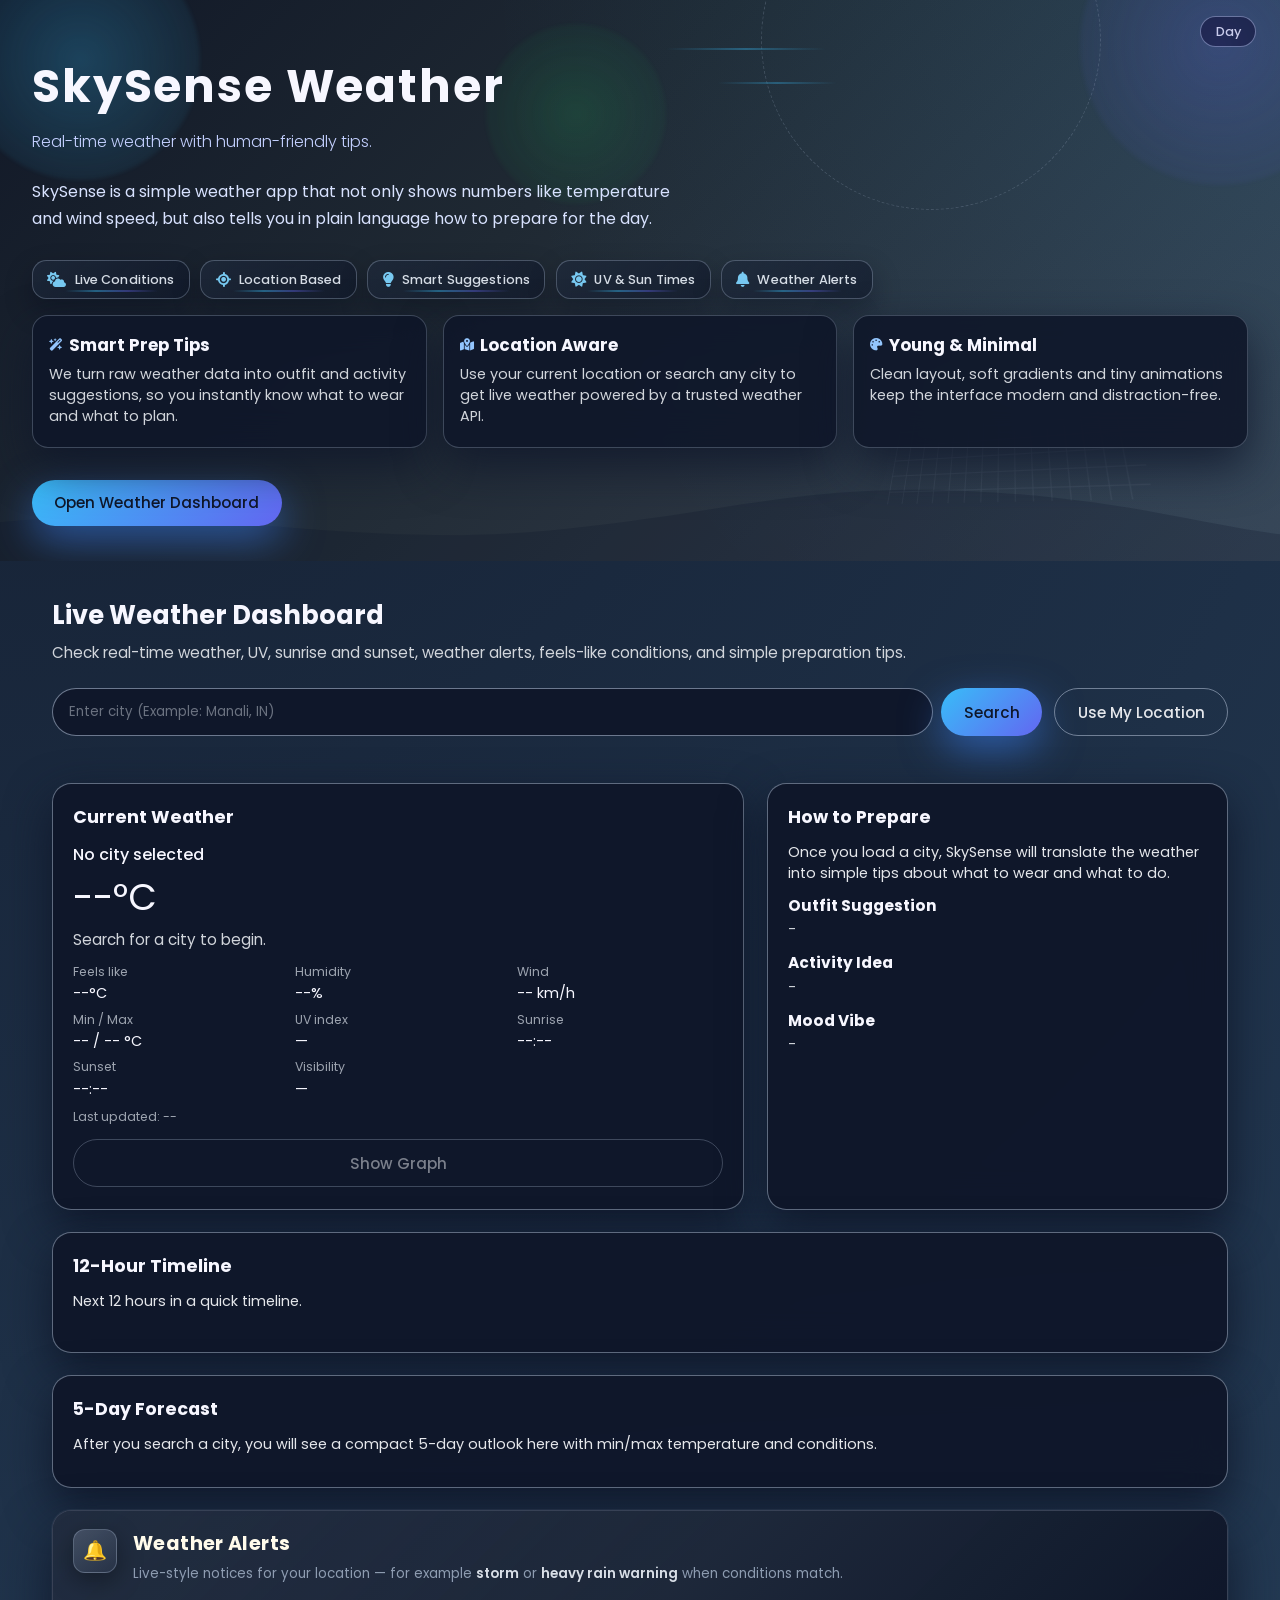
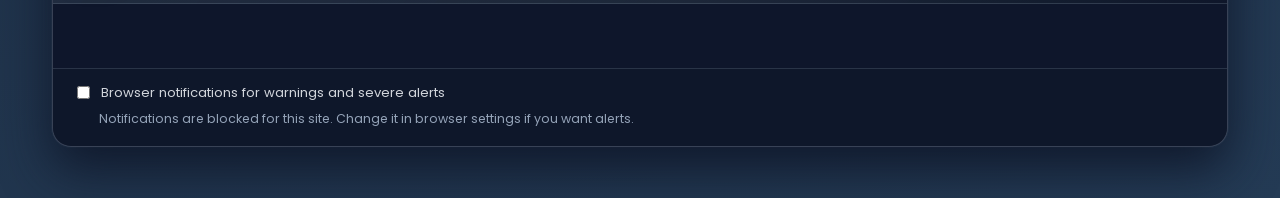
<file: index.html>
<!DOCTYPE html>
<html lang="en">
<head>
  <meta charset="UTF-8" />
  <meta name="viewport" content="width=device-width, initial-scale=1.0" />
  <title>SkySense Weather</title>
  <link rel="stylesheet" href="style.css" />
  <link
    rel="stylesheet"
    href="https://cdnjs.cloudflare.com/ajax/libs/font-awesome/6.5.2/css/all.min.css"
    integrity="sha512-SnH5WK+bZxgPHs44uWix+LLJAJ9/2PkPKZ5QiAj6Ta86w+fsb2TkR4j8V+AN13uQjo9l+f9CpK8yK9QW8Yh8gA=="
    crossorigin="anonymous"
    referrerpolicy="no-referrer"
  />
  <link rel="preconnect" href="https://fonts.googleapis.com">
  <link rel="preconnect" href="https://fonts.gstatic.com" crossorigin>
  <link href="https://fonts.googleapis.com/css2?family=Poppins:wght@300;400;500;600&display=swap" rel="stylesheet">
</head>
<body>
  <header class="hero" id="home">
    <div class="hero-artifacts" aria-hidden="true">
      <span class="artifact artifact-orb artifact-orb-1"></span>
      <span class="artifact artifact-orb artifact-orb-2"></span>
      <span class="artifact artifact-orb artifact-orb-3"></span>
      <span class="artifact artifact-ring"></span>
      <span class="artifact artifact-grid"></span>
      <span class="artifact artifact-line artifact-line-1"></span>
      <span class="artifact artifact-line artifact-line-2"></span>
      <svg class="artifact artifact-wave" viewBox="0 0 1200 220" preserveAspectRatio="none">
        <path d="M0,128 C180,82 320,190 510,148 C670,113 750,36 910,56 C1048,72 1124,132 1200,156 L1200,220 L0,220 Z"></path>
      </svg>
    </div>
    <button class="theme-toggle" id="themeToggle" aria-label="Toggle day and night theme">
      Day
    </button>
    <div class="hero-content">
      <h1 class="app-title">SkySense Weather</h1>
      <p class="app-tagline">Real-time weather with human-friendly tips.</p>
      <p class="app-intro">
        SkySense is a simple weather app that not only shows numbers like temperature and wind speed,
        but also tells you in plain language how to prepare for the day.
      </p>
      <div class="hero-badges">
        <div class="hero-badge">
          <i class="badge-icon fa-solid fa-cloud-sun" aria-hidden="true"></i>
          <span>Live Conditions</span>
        </div>
        <div class="hero-badge">
          <i class="badge-icon fa-solid fa-location-crosshairs" aria-hidden="true"></i>
          <span>Location Based</span>
        </div>
        <div class="hero-badge">
          <i class="badge-icon fa-solid fa-lightbulb" aria-hidden="true"></i>
          <span>Smart Suggestions</span>
        </div>
        <div class="hero-badge">
          <i class="badge-icon fa-solid fa-sun" aria-hidden="true"></i>
          <span>UV &amp; Sun Times</span>
        </div>
        <div class="hero-badge">
          <i class="badge-icon fa-solid fa-bell" aria-hidden="true"></i>
          <span>Weather Alerts</span>
        </div>
      </div>
      <div class="hero-highlights">
        <div class="highlight-card">
          <h3><i class="card-icon fa-solid fa-wand-magic-sparkles" aria-hidden="true"></i>Smart Prep Tips</h3>
          <p>We turn raw weather data into outfit and activity suggestions, so you instantly know what to wear and what to plan.</p>
        </div>
        <div class="highlight-card">
          <h3><i class="card-icon fa-solid fa-map-location-dot" aria-hidden="true"></i>Location Aware</h3>
          <p>Use your current location or search any city to get live weather powered by a trusted weather API.</p>
        </div>
        <div class="highlight-card">
          <h3><i class="card-icon fa-solid fa-palette" aria-hidden="true"></i>Young & Minimal</h3>
          <p>Clean layout, soft gradients and tiny animations keep the interface modern and distraction-free.</p>
        </div>
      </div>

      <button class="primary-btn" id="openDashboardBtn">
        Open Weather Dashboard
      </button>
    </div>
  </header>
  <main>
    <section class="dashboard" id="dashboard">
      <div class="dashboard-header">
        <h2>Live Weather Dashboard</h2>
        <p>Check real-time weather, UV, sunrise and sunset, weather alerts, feels-like conditions, and simple preparation tips.</p>
      </div>
      <div class="search-row">
        <div class="search-group">
          <input
            type="text"
            id="cityInput"
            placeholder="Enter city (Example: Manali, IN)"
            aria-label="City name"
          />
          <button id="searchBtn" class="primary-btn">Search</button>
        </div>
        <button id="locationBtn" class="secondary-btn">
          Use My Location
        </button>
      </div>
      <div id="statusMessage" class="status-message" role="status" aria-live="polite"></div>
      <div id="cityMatches" class="city-matches hidden" aria-label="City search matches"></div>
      <div class="cards-grid">
        <article class="card" id="currentWeatherCard">
          <h3>Current Weather</h3>
          <div class="weather-main">
            <div>
              <p class="weather-location" id="locationName">No city selected</p>
              <p class="weather-temp" id="temperature">--°C</p>
              <p class="weather-desc" id="weatherDescription">Search for a city to begin.</p>
            </div>
            <div class="weather-icon-wrapper">
              <div
                id="weatherIcon"
                class="weather-icon-animated hidden"
                role="img"
                aria-hidden="true"
              ></div>
            </div>
          </div>

          <div class="weather-details">
            <div>
              <span class="label">Feels like</span>
              <span id="feelsLike">--°C</span>
            </div>
            <div>
              <span class="label">Humidity</span>
              <span id="humidity">--%</span>
            </div>
            <div>
              <span class="label">Wind</span>
              <span id="wind">-- km/h</span>
            </div>
            <div>
              <span class="label">Min / Max</span>
              <span id="minMax">-- / -- °C</span>
            </div>
            <div>
              <span class="label">UV index</span>
              <span id="uvIndex">—</span>
            </div>
            <div>
              <span class="label">Sunrise</span>
              <span id="sunriseTime">--:--</span>
            </div>
            <div>
              <span class="label">Sunset</span>
              <span id="sunsetTime">--:--</span>
            </div>
            <div>
              <span class="label">Visibility</span>
              <span id="visibility">—</span>
            </div>
          </div>

          <p class="updated-time" id="updatedTime">Last updated: --</p>
          <button class="secondary-btn show-graph-btn" id="showGraphBtn" disabled>
            Show Graph
          </button>
        </article>
        <article class="card" id="prepCard">
          <h3>How to Prepare</h3>
          <p class="prep-summary" id="prepSummary">
            Once you load a city, SkySense will translate the weather into simple tips about what to wear and what to do.
          </p>
          <div class="prep-details">
            <div class="prep-block">
              <h4>Outfit Suggestion</h4>
              <p id="outfitSuggestion">-</p>
            </div>
            <div class="prep-block">
              <h4>Activity Idea</h4>
              <p id="activitySuggestion">-</p>
            </div>
            <div class="prep-block">
              <h4>Mood Vibe</h4>
              <p id="moodLine">-</p>
            </div>
          </div>
        </article>
        <article class="card" id="hourlyCard">
          <h3>12-Hour Timeline</h3>
          <p class="forecast-summary">
            Next 12 hours in a quick timeline.
          </p>
          <div class="hourly-timeline" id="hourlyTimeline" aria-label="12-hour timeline forecast">
          </div>
        </article>
        <article class="card" id="forecastCard">
          <h3>5-Day Forecast</h3>
          <p class="forecast-summary">
            After you search a city, you will see a compact 5-day outlook here with min/max temperature and conditions.
          </p>
          <div class="forecast-grid" id="forecastGrid" aria-label="5-day forecast">
          </div>
        </article>
        <article class="card weather-alerts-card" id="alertsCard">
          <header class="weather-alerts-banner">
            <div class="weather-alerts-banner-icon" aria-hidden="true">
              <span class="weather-alerts-banner-glyph" aria-hidden="true">🔔</span>
            </div>
            <div class="weather-alerts-banner-text">
              <h3>Weather Alerts</h3>
              <p class="weather-alerts-lead">
                Live-style notices for your location — for example <strong>storm</strong> or <strong>heavy rain warning</strong> when conditions match.
              </p>
            </div>
          </header>
          <div id="alertsList" class="wx-alerts-feed" aria-live="polite" aria-label="Weather alerts list"></div>
          <footer class="weather-alerts-footer">
            <label class="notify-label">
              <input type="checkbox" id="notifySevereToggle" />
              <span>Browser notifications for warnings and severe alerts</span>
            </label>
            <p class="notify-hint" id="notifyHint"></p>
          </footer>
        </article>
      </div>
    </section>
  </main>
  <script src="config.js"></script>
  <script src="script.js"></script>
</body>
</html>
</file>
<file: style.css>
*,
*::before,
*::after {
  box-sizing: border-box;
}

body {
  margin: 0;
  font-family: "Poppins", system-ui, -apple-system, BlinkMacSystemFont, "Segoe UI", sans-serif;
  background: radial-gradient(circle at top left, #141e30, #243b55);
  color: #f7f7ff;
  min-height: 100vh;
  display: flex;
  flex-direction: column;
  overflow-x: hidden;
}

html,
body {
  width: 100%;
}

img {
  max-width: 100%;
  display: block;
}

button {
  font-family: inherit;
  cursor: pointer;
  border: none;
}

input {
  font-family: inherit;
}

.hero {
  padding: 3rem 1.5rem 2rem;
  background: linear-gradient(135deg, #111827 0%, #1f2933 40%, #374151 100%);
  position: relative;
  overflow: hidden;
}

.hero::before {
  content: "";
  position: absolute;
  inset: -10%;
  background: radial-gradient(circle at top right, rgba(56, 189, 248, 0.15), transparent 55%);
  opacity: 0.9;
  pointer-events: none;
}

.hero-content {
  position: relative;
  max-width: 960px;
  margin: 0 auto;
  width: 100%;
  z-index: 2;
}

.hero-artifacts {
  position: absolute;
  inset: 0;
  z-index: 1;
  pointer-events: none;
}

.artifact {
  position: absolute;
}

.artifact-orb {
  border-radius: 999px;
  filter: blur(2px);
  opacity: 0.65;
}

.artifact-orb-1 {
  width: 240px;
  height: 240px;
  top: -60px;
  left: -40px;
  background: radial-gradient(circle, rgba(56, 189, 248, 0.38), rgba(56, 189, 248, 0));
}

.artifact-orb-2 {
  width: 280px;
  height: 280px;
  right: -80px;
  top: -95px;
  background: radial-gradient(circle, rgba(99, 102, 241, 0.35), rgba(99, 102, 241, 0));
}

.artifact-orb-3 {
  width: 180px;
  height: 180px;
  left: 38%;
  top: 24px;
  background: radial-gradient(circle, rgba(34, 197, 94, 0.25), rgba(34, 197, 94, 0));
}

.artifact-ring {
  width: 340px;
  height: 340px;
  right: 14%;
  top: -130px;
  border: 1px dashed rgba(148, 163, 184, 0.28);
  border-radius: 999px;
  animation: spinSlow 22s linear infinite;
}

.artifact-grid {
  width: 240px;
  height: 140px;
  right: 12%;
  bottom: 62px;
  opacity: 0.15;
  background-image: linear-gradient(rgba(148, 163, 184, 0.7) 1px, transparent 1px),
    linear-gradient(90deg, rgba(148, 163, 184, 0.7) 1px, transparent 1px);
  background-size: 16px 16px;
  transform: perspective(240px) rotateX(22deg) rotateY(-12deg);
}

.artifact-line {
  width: 160px;
  height: 2px;
  background: linear-gradient(90deg, rgba(148, 163, 184, 0), rgba(56, 189, 248, 0.8), rgba(148, 163, 184, 0));
  opacity: 0.45;
}

.artifact-line-1 {
  top: 48px;
  left: 52%;
}

.artifact-line-2 {
  top: 82px;
  left: 56%;
  width: 120px;
  opacity: 0.4;
}

.artifact-wave {
  left: 0;
  right: 0;
  bottom: -1px;
  width: 100%;
  height: 95px;
  fill: rgba(15, 23, 42, 0.24);
}

.hero-badges {
  display: flex;
  flex-wrap: wrap;
  gap: 0.65rem;
  margin: 0 0 1rem;
}

.hero-badge {
  display: inline-flex;
  align-items: center;
  gap: 0.5rem;
  padding: 0.58rem 0.9rem;
  border-radius: 0.9rem;
  font-size: 0.8rem;
  font-weight: 500;
  letter-spacing: 0.01em;
  color: rgba(226, 232, 240, 0.95);
  background: linear-gradient(135deg, rgba(30, 41, 59, 0.72), rgba(15, 23, 42, 0.62));
  border: 1px solid rgba(148, 163, 184, 0.4);
  box-shadow: 0 12px 28px rgba(2, 6, 23, 0.32);
  backdrop-filter: blur(12px);
  transition: transform 140ms ease, box-shadow 140ms ease, border-color 140ms ease, background 140ms ease;
  min-height: 2.35rem;
  position: relative;
  overflow: hidden;
}

.hero-badge::after {
  content: "";
  position: absolute;
  left: 0.85rem;
  right: 0.85rem;
  bottom: 0.38rem;
  height: 2px;
  border-radius: 999px;
  background: linear-gradient(90deg, rgba(56, 189, 248, 0.0), rgba(56, 189, 248, 0.65), rgba(99, 102, 241, 0.6), rgba(34, 197, 94, 0.0));
  opacity: 0.65;
  transform: scaleX(0.72);
  transform-origin: center;
  transition: opacity 140ms ease, transform 140ms ease;
  pointer-events: none;
}

.hero-badge:hover {
  transform: translateY(-1px);
  background: linear-gradient(135deg, rgba(51, 65, 85, 0.78), rgba(15, 23, 42, 0.66));
  border-color: rgba(147, 197, 253, 0.62);
  box-shadow: 0 18px 42px rgba(2, 6, 23, 0.42);
}

.hero-badge:hover::after {
  opacity: 0.95;
  transform: scaleX(1);
}

.badge-icon {
  font-size: 0.95rem;
  line-height: 1;
  color: rgba(125, 211, 252, 0.95);
  display: inline-block;
  /* Ensure Font Awesome glyph renders even inside flex */
  font-family: "Font Awesome 6 Free";
  font-weight: 900;
}

.badge-icon::before {
  display: block;
}

.app-title {
  font-size: clamp(2.4rem, 3.6vw, 3.2rem);
  margin: 0 0 0.5rem;
  letter-spacing: 0.04em;
}

.app-tagline {
  margin: 0 0 1.5rem;
  font-weight: 300;
  color: #c4d0ff;
}

.app-intro {
  max-width: 640px;
  margin: 0 0 1.75rem;
  line-height: 1.7;
  color: #d8e2ff;
}

.hero-highlights {
  display: grid;
  grid-template-columns: repeat(3, minmax(0, 1fr));
  gap: 1rem;
  margin-bottom: 2rem;
}

.highlight-card {
  background: rgba(15, 23, 42, 0.9);
  border-radius: 1rem;
  padding: 1rem 1rem 1.25rem;
  border: 1px solid rgba(148, 163, 184, 0.35);
  box-shadow: 0 18px 45px rgba(15, 23, 42, 0.8);
  backdrop-filter: blur(18px);
  transition: transform 200ms ease, box-shadow 200ms ease, border-color 200ms ease;
}

.highlight-card h3 {
  display: flex;
  align-items: center;
  gap: 0.4rem;
  margin: 0 0 0.4rem;
  font-size: 1.05rem;
}

.card-icon {
  width: auto;
  height: auto;
  border-radius: 0;
  background: transparent;
  border: 0;
  display: inline-flex;
  align-items: center;
  justify-content: center;
  font-size: 0.78rem;
  color: #93c5fd;
}

.highlight-card p {
  margin: 0;
  font-size: 0.9rem;
  color: #d1d5db;
}

.highlight-card:hover {
  transform: translateY(-4px);
  border-color: rgba(96, 165, 250, 0.9);
  box-shadow: 0 24px 50px rgba(15, 23, 42, 0.95);
}

.primary-btn,
.secondary-btn {
  display: inline-flex;
  align-items: center;
  justify-content: center;
  gap: 0.4rem;
  padding: 0.7rem 1.4rem;
  border-radius: 999px;
  font-weight: 500;
  font-size: 0.95rem;
  transition: transform 150ms ease, box-shadow 150ms ease, background 150ms ease,
    border-color 150ms ease, color 150ms ease;
}

.primary-btn {
  background: linear-gradient(135deg, #38bdf8, #6366f1);
  color: #0f172a;
  box-shadow: 0 14px 40px rgba(59, 130, 246, 0.55);
}

.primary-btn:hover {
  transform: translateY(-1px);
  box-shadow: 0 18px 45px rgba(59, 130, 246, 0.75);
}

.secondary-btn {
  background: transparent;
  color: #e5e7eb;
  border: 1px solid rgba(148, 163, 184, 0.7);
}

.secondary-btn:hover {
  background: rgba(15, 23, 42, 0.7);
  border-color: rgba(148, 163, 184, 1);
}

.theme-toggle {
  position: absolute;
  top: 1rem;
  right: 1.5rem;
  padding: 0.35rem 0.9rem;
  border-radius: 999px;
  font-size: 0.8rem;
  font-weight: 500;
  background: rgba(15, 23, 42, 0.9);
  color: #e5e7eb;
  border: 1px solid rgba(148, 163, 184, 0.7);
  backdrop-filter: blur(12px);
}

.theme-toggle:hover {
  background: rgba(30, 64, 175, 0.85);
  border-color: rgba(191, 219, 254, 0.9);
}

.dashboard {
  max-width: 960px;
  margin: 0 auto;
  padding: 2rem 1.5rem 3rem;
  width: 100%;
}

.dashboard-header h2 {
  margin: 0 0 0.4rem;
  font-size: 1.6rem;
}

.dashboard-header p {
  margin: 0 0 1.5rem;
  color: #d1d5db;
  font-size: 0.95rem;
}

.search-row {
  display: flex;
  flex-wrap: wrap;
  gap: 0.75rem;
  align-items: stretch;
  margin-bottom: 0.75rem;
}

.search-group {
  display: flex;
  flex: 1 1 220px;
  gap: 0.5rem;
}

#cityInput {
  flex: 1;
  border-radius: 999px;
  border: 1px solid rgba(148, 163, 184, 0.7);
  padding: 0.7rem 1rem;
  background: rgba(15, 23, 42, 0.95);
  color: #f9fafb;
  outline: none;
  min-width: 0;
}

#cityInput::placeholder {
  color: #6b7280;
}

#cityInput:focus {
  border-color: #60a5fa;
  box-shadow: 0 0 0 1px rgba(37, 99, 235, 0.6);
}

.helper-text {
  margin: 0 0 0.5rem;
  font-size: 0.85rem;
  color: #9ca3af;
}

.status-message {
  min-height: 1.2rem;
  font-size: 0.9rem;
  margin-bottom: 1rem;
}

.status-message.error {
  color: #fecaca;
}

.status-message.info {
  color: #bfdbfe;
}

.city-matches {
  margin: -0.25rem 0 1rem;
  padding: 0.85rem 0.9rem;
  border-radius: 1rem;
  border: 1px solid rgba(148, 163, 184, 0.45);
  background: rgba(15, 23, 42, 0.85);
  box-shadow: 0 14px 35px rgba(15, 23, 42, 0.7);
}

.city-matches-header {
  font-size: 0.85rem;
  color: #cbd5e1;
  margin-bottom: 0.55rem;
}

.city-matches-list {
  display: flex;
  flex-wrap: wrap;
  gap: 0.5rem;
}

.city-match-btn {
  background: rgba(148, 163, 184, 0.12);
  border: 1px solid rgba(148, 163, 184, 0.35);
  color: #e5e7eb;
  padding: 0.45rem 0.75rem;
  border-radius: 999px;
  font-size: 0.85rem;
  transition: background 150ms ease, border-color 150ms ease, transform 150ms ease;
}

.city-match-btn:hover {
  transform: translateY(-1px);
  background: rgba(96, 165, 250, 0.18);
  border-color: rgba(96, 165, 250, 0.75);
}

.city-match-btn.active {
  background: linear-gradient(135deg, rgba(56, 189, 248, 0.28), rgba(99, 102, 241, 0.28));
  border-color: rgba(56, 189, 248, 0.85);
}

.cards-grid {
  display: grid;
  grid-template-columns: 2fr 1.6fr;
  gap: 1.25rem;
}

.cards-grid > * {
  min-width: 0;
}

.card {
  background: rgba(15, 23, 42, 0.95);
  border-radius: 1.2rem;
  padding: 1.25rem 1.25rem 1.4rem;
  border: 1px solid rgba(148, 163, 184, 0.6);
  box-shadow: 0 18px 45px rgba(15, 23, 42, 0.95);
  backdrop-filter: blur(18px);
  animation: cardIn 350ms ease-out;
}

.card h3 {
  margin: 0 0 0.75rem;
  font-size: 1.1rem;
}

.weather-main {
  display: flex;
  justify-content: space-between;
  gap: 1rem;
  align-items: center;
  margin-bottom: 0.75rem;
}

.weather-location {
  margin: 0 0 0.1rem;
  font-weight: 500;
}

.weather-temp {
  margin: 0 0 0.2rem;
  font-size: 2.3rem;
}

.weather-desc {
  margin: 0;
  color: #d1d5db;
  font-size: 0.95rem;
}

.weather-icon-wrapper {
  display: inline-flex;
  align-items: center;
  justify-content: center;
  width: fit-content;
  height: fit-content;
  min-width: 70px;
  min-height: 70px;
}

.weather-icon-animated {
  display: inline-flex;
  align-items: center;
  justify-content: center;
  width: min(88px, 22vw);
  height: min(88px, 22vw);
  filter: drop-shadow(0 6px 14px rgba(15, 23, 42, 0.35));
}

.weather-icon-animated .wx-meteocon {
  width: 100%;
  height: 100%;
  display: block;
  border: none;
  pointer-events: none;
  object-fit: contain;
}

.hourly-icon-wrap {
  width: 46px;
  height: 46px;
  margin: 0 auto 0.2rem;
  display: flex;
  align-items: center;
  justify-content: center;
}

.hourly-icon-wrap .weather-icon-animated {
  width: 46px;
  height: 46px;
  filter: drop-shadow(0 4px 10px rgba(15, 23, 42, 0.4));
}

.forecast-day-icon-wrap {
  width: 52px;
  height: 52px;
  margin: 0 auto 0.3rem;
  display: flex;
  align-items: center;
  justify-content: center;
}

.forecast-day-icon-wrap .weather-icon-animated {
  width: 52px;
  height: 52px;
  filter: drop-shadow(0 4px 10px rgba(15, 23, 42, 0.4));
}

.hidden {
  display: none;
}

.weather-details {
  display: grid;
  grid-template-columns: repeat(2, minmax(0, 1fr));
  gap: 0.4rem 1rem;
  font-size: 0.9rem;
  margin-bottom: 0.5rem;
}

.weather-details .label {
  display: block;
  color: #9ca3af;
  font-size: 0.78rem;
  margin-bottom: 0.15rem;
}

.updated-time {
  margin: 0;
  font-size: 0.78rem;
  color: #9ca3af;
}
.show-graph-btn {
  margin-top: 0.85rem;
  width: 100%;
}
.show-graph-btn:disabled {
  opacity: 0.5;
  cursor: not-allowed;
}

.cards-grid #alertsCard {
  grid-column: 1 / -1;
  order: 99;
}

.cards-grid #hourlyCard {
  grid-column: 1 / -1;
}

.cards-grid #forecastCard {
  grid-column: 1 / -1;
}

.weather-alerts-card {
  overflow: hidden;
  padding: 0;
  border-width: 1px;
  border-color: rgba(148, 163, 184, 0.3);
  box-shadow: 0 22px 50px rgba(15, 23, 42, 0.95), 0 0 0 1px rgba(148, 163, 184, 0.1);
}

.weather-alerts-card .weather-alerts-banner {
  margin: 0;
  padding: 1.1rem 1.25rem 1.15rem;
  display: flex;
  gap: 1rem;
  align-items: flex-start;
  background: linear-gradient(135deg, rgba(51, 65, 85, 0.5) 0%, rgba(30, 41, 59, 0.95) 55%, rgba(15, 23, 42, 0.98) 100%);
  border-bottom: 1px solid rgba(148, 163, 184, 0.22);
}

.weather-alerts-banner-icon {
  flex-shrink: 0;
  width: 2.75rem;
  height: 2.75rem;
  display: flex;
  align-items: center;
  justify-content: center;
  border-radius: 0.75rem;
  background: linear-gradient(145deg, rgba(148, 163, 184, 0.3), rgba(51, 65, 85, 0.35));
  border: 1px solid rgba(148, 163, 184, 0.4);
  color: #cbd5e1;
  font-size: 1.35rem;
  box-shadow: 0 8px 24px rgba(0, 0, 0, 0.35);
}

.weather-alerts-banner-glyph {
  display: block;
  line-height: 1;
  font-size: 1.2rem;
}

.weather-alerts-banner-text h3 {
  margin: 0 0 0.35rem;
  font-size: 1.2rem;
  letter-spacing: 0.02em;
  color: #fffbeb;
}

.weather-alerts-lead {
  margin: 0;
  font-size: 0.84rem;
  line-height: 1.55;
  color: #94a3b8;
  opacity: 0.95;
}

.weather-alerts-lead strong {
  color: #e2e8f0;
  font-weight: 600;
}

.wx-alerts-feed {
  padding: 1rem 1.25rem 1.15rem;
  display: flex;
  flex-direction: column;
  gap: 0.75rem;
  min-height: 4rem;
  background: rgba(15, 23, 42, 0.55);
}

.wx-alert-block {
  display: flex;
  gap: 0;
  align-items: stretch;
  border-radius: 0.85rem;
  overflow: hidden;
  border: 1px solid rgba(148, 163, 184, 0.28);
  background: rgba(30, 41, 59, 0.75);
  box-shadow: 0 10px 28px rgba(0, 0, 0, 0.25);
}

.wx-alert-accent {
  width: 5px;
  flex-shrink: 0;
}

.wx-alert-severe .wx-alert-accent {
  background: linear-gradient(180deg, #f87171, #dc2626, #991b1b);
  box-shadow: 0 0 20px rgba(248, 113, 113, 0.35);
}

.wx-alert-warning .wx-alert-accent {
  background: linear-gradient(180deg, #64748b, #334155);
}

.wx-alert-info .wx-alert-accent {
  background: linear-gradient(180deg, #38bdf8, #0284c7);
}

.wx-alert-inner {
  flex: 1;
  padding: 0.75rem 0.9rem 0.85rem 0.95rem;
  min-width: 0;
}

.wx-alert-top {
  display: flex;
  align-items: center;
  justify-content: space-between;
  gap: 0.65rem;
  margin-bottom: 0.45rem;
}

.wx-alert-pill {
  display: inline-block;
  font-size: 0.65rem;
  font-weight: 700;
  letter-spacing: 0.1em;
  text-transform: uppercase;
  color: #e2e8f0;
  background: linear-gradient(90deg, #64748b, #475569);
  padding: 0.28rem 0.55rem;
  border-radius: 0.35rem;
  box-shadow: 0 2px 8px rgba(0, 0, 0, 0.2);
}

.wx-alert-severe .wx-alert-pill {
  background: linear-gradient(90deg, #fecaca, #f87171);
  color: #450a0a;
}

.wx-alert-info .wx-alert-pill {
  background: linear-gradient(90deg, #bae6fd, #7dd3fc);
  color: #0c4a6e;
}

.wx-alert-icon {
  font-size: 1.15rem;
  color: #94a3b8;
  opacity: 0.9;
}

.wx-alert-severe .wx-alert-icon {
  color: #fca5a5;
}

.wx-alert-warning .wx-alert-icon {
  color: #cbd5e1;
}

.wx-alert-info .wx-alert-icon {
  color: #7dd3fc;
}

.wx-alert-headline {
  margin: 0 0 0.35rem;
  font-size: 1rem;
  font-weight: 600;
  color: #f8fafc;
  line-height: 1.3;
}

.wx-alert-detail {
  margin: 0;
  font-size: 0.84rem;
  line-height: 1.5;
  color: #cbd5e1;
}

.wx-alerts-empty-state {
  padding: 0.35rem 0 0.15rem;
  text-align: center;
}

.wx-alerts-empty-title {
  margin: 0 0 0.4rem;
  font-size: 0.95rem;
  font-weight: 600;
  color: #e2e8f0;
}

.wx-alerts-empty-desc {
  margin: 0 0 1rem;
  font-size: 0.82rem;
  line-height: 1.55;
  color: #94a3b8;
  max-width: 32rem;
  margin-left: auto;
  margin-right: auto;
}

.wx-alerts-demo-chips {
  display: flex;
  flex-wrap: wrap;
  gap: 0.45rem;
  justify-content: center;
}

.wx-demo-chip {
  font-size: 0.72rem;
  font-weight: 600;
  letter-spacing: 0.06em;
  text-transform: uppercase;
  padding: 0.35rem 0.65rem;
  border-radius: 999px;
  border: 1px solid rgba(148, 163, 184, 0.35);
  color: #cbd5e1;
  background: rgba(30, 41, 59, 0.6);
}

.wx-demo-severe {
  border-color: rgba(248, 113, 113, 0.45);
  color: #fecaca;
  background: rgba(127, 29, 29, 0.2);
}

.wx-demo-warning {
  border-color: rgba(148, 163, 184, 0.4);
  color: #cbd5e1;
  background: rgba(51, 65, 85, 0.28);
}

.wx-demo-wind {
  border-color: rgba(56, 189, 248, 0.4);
  color: #bae6fd;
  background: rgba(12, 74, 110, 0.25);
}

.weather-alerts-footer {
  margin: 0;
  padding: 0.9rem 1.25rem 1.15rem;
  border-top: 1px solid rgba(148, 163, 184, 0.2);
  background: rgba(15, 23, 42, 0.65);
}

.notify-label {
  display: flex;
  align-items: flex-start;
  gap: 0.5rem;
  font-size: 0.82rem;
  color: #d1d5db;
  cursor: pointer;
  line-height: 1.45;
}

.notify-label input {
  margin-top: 0.2rem;
  flex-shrink: 0;
  accent-color: #38bdf8;
}

.notify-hint {
  margin: 0.45rem 0 0 1.6rem;
  font-size: 0.78rem;
  color: #94a3b8;
}

@media (min-width: 640px) {
  .weather-details {
    grid-template-columns: repeat(3, minmax(0, 1fr));
  }
}

.hourly-timeline {
  display: flex;
  gap: 0.75rem;
  overflow-x: auto;
  padding: 0.25rem 0.15rem 0.2rem;
  scroll-snap-type: x mandatory;
}

.hourly-timeline::-webkit-scrollbar {
  height: 8px;
}

.hourly-timeline::-webkit-scrollbar-thumb {
  background: rgba(148, 163, 184, 0.35);
  border-radius: 999px;
}

.hourly-item {
  flex: 0 0 auto;
  min-width: 140px;
  background: rgba(15, 23, 42, 0.9);
  border-radius: 0.9rem;
  padding: 0.85rem 0.85rem 0.95rem;
  border: 1px solid rgba(148, 163, 184, 0.5);
  text-align: center;
  scroll-snap-align: start;
}

.hourly-time {
  font-weight: 500;
  color: #e5e7eb;
  font-size: 0.86rem;
  margin-bottom: 0.25rem;
}

.hourly-temp {
  font-size: 0.9rem;
  color: #f3f4f6;
  margin-bottom: 0.15rem;
}

.hourly-desc {
  margin: 0;
  font-size: 0.78rem;
  color: #9ca3af;
}

.forecast-summary {
  margin: 0 0 0.6rem;
  font-size: 0.9rem;
  color: #e5e7eb;
}

.forecast-grid {
  display: grid;
  grid-template-columns: repeat(5, minmax(0, 1fr));
  gap: 0.8rem;
}

.forecast-day {
  background: rgba(15, 23, 42, 0.9);
  border-radius: 0.9rem;
  padding: 0.85rem 0.75rem 0.95rem;
  border: 1px solid rgba(148, 163, 184, 0.5);
  text-align: center;
  font-size: 0.85rem;
}

.forecast-day-label {
  font-weight: 500;
  margin-bottom: 0.35rem;
}

.forecast-day-temp {
  margin: 0.1rem 0;
  font-size: 0.8rem;
  color: #e5e7eb;
}

.forecast-day-desc {
  margin: 0;
  font-size: 0.78rem;
  color: #9ca3af;
}

.prep-summary {
  margin: 0 0 0.6rem;
  font-size: 0.9rem;
  color: #e5e7eb;
}

.prep-details {
  display: flex;
  flex-direction: column;
  gap: 0.7rem;
}

.prep-block h4 {
  margin: 0 0 0.15rem;
  font-size: 0.96rem;
}

.prep-block p {
  margin: 0;
  font-size: 0.88rem;
  color: #d1d5db;
}

@keyframes cardIn {
  from {
    opacity: 0;
    transform: translateY(6px);
  }
  to {
    opacity: 1;
    transform: translateY(0);
  }
}

@keyframes spinSlow {
  from {
    transform: rotate(0deg);
  }
  to {
    transform: rotate(360deg);
  }
}

@media (max-width: 900px) {
  .hero-highlights {
    grid-template-columns: repeat(2, minmax(0, 1fr));
  }

  .cards-grid {
    grid-template-columns: 1fr;
  }

  .card {
    padding: 1.1rem 1.1rem 1.3rem;
  }
}

@media (max-width: 640px) {
  .hero {
    padding-top: 2.4rem;
  }

  .hero-highlights {
    grid-template-columns: minmax(0, 1fr);
  }

  .search-row {
    flex-direction: column;
  }

  .search-group {
    width: 100%;
  }

  .weather-main {
    align-items: flex-start;
  }
}

@media (max-width: 575px) {
  body {
    font-size: 15px;
  }

  .hero {
    padding: 2.2rem 0.85rem 1.5rem;
  }

  .theme-toggle {
    top: 0.7rem;
    right: 1rem;
  }

  .dashboard {
    padding: 1.2rem 0.85rem 2rem;
  }

  .app-title {
    font-size: 1.85rem;
  }

  .app-tagline,
  .app-intro,
  .dashboard-header p {
    font-size: 0.9rem;
  }

  .artifact-ring {
    width: 220px;
    height: 220px;
    right: -60px;
    top: -70px;
  }

  .artifact-grid,
  .artifact-line,
  .artifact-orb-3 {
    display: none;
  }

  .artifact-wave {
    height: 70px;
  }

  .hero-badges {
    display: grid;
    grid-template-columns: repeat(2, minmax(0, 1fr));
    gap: 0.55rem;
    margin-bottom: 0.85rem;
  }

  .hero-badge {
    width: 100%;
    justify-content: flex-start;
    font-size: 0.78rem;
    padding: 0.56rem 0.72rem;
    border-radius: 0.85rem;
    min-height: 2.45rem;
  }

  .hero-badge::after {
    left: 0.7rem;
    right: 0.7rem;
    bottom: 0.34rem;
  }

  .badge-icon {
    font-size: 0.92rem;
  }

  .search-group {
    flex-direction: column;
  }

  .primary-btn,
  .secondary-btn,
  #cityInput {
    width: 100%;
  }

  #cityInput {
    height: 44px !important;
    min-height: 44px !important;
    padding: 0 0.9rem !important;
    font-size: 0.95rem !important;
    line-height: 1.2 !important;
  }

  .card {
    padding: 1rem;
    border-radius: 0.9rem;
  }

  .weather-main {
    flex-direction: column;
    align-items: flex-start;
  }

  .weather-temp {
    font-size: 2rem;
  }

  .weather-details {
    grid-template-columns: 1fr;
  }

  .forecast-grid {
    grid-template-columns: repeat(2, minmax(0, 1fr));
    gap: 0.65rem;
  }

  .forecast-day {
    padding: 0.75rem 0.45rem 0.8rem;
    font-size: 0.78rem;
  }

  .forecast-day-icon-wrap,
  .forecast-day-icon-wrap .weather-icon-animated {
    width: 40px;
    height: 40px;
  }

  .hourly-item {
    min-width: 116px;
    padding: 0.75rem 0.7rem 0.85rem;
  }

  .hourly-icon-wrap,
  .hourly-icon-wrap .weather-icon-animated {
    width: 40px;
    height: 40px;
  }

  .city-matches-list {
    display: grid;
    grid-template-columns: 1fr;
  }

  .city-match-btn {
    width: 100%;
    justify-content: center;
  }
}

@media (max-width: 359px) {
  .hero-badges {
    grid-template-columns: 1fr;
  }
}

@media (min-width: 576px) and (max-width: 991px) {
  .dashboard,
  .hero-content {
    max-width: 100%;
  }

  .dashboard {
    padding: 1.75rem 1.25rem 2.35rem;
  }

  .hero {
    padding: 2.6rem 1.25rem 1.9rem;
  }

  .hero-highlights {
    grid-template-columns: repeat(2, minmax(0, 1fr));
  }

  .cards-grid {
    grid-template-columns: 1fr;
  }

  .search-group {
    flex: 1 1 100%;
  }

  .forecast-grid {
    grid-template-columns: repeat(3, minmax(0, 1fr));
  }
}

@media (min-width: 992px) and (max-width: 1279px) {
  .hero-content,
  .dashboard {
    max-width: 1100px;
  }

  .cards-grid {
    grid-template-columns: 1.7fr 1.3fr;
  }

  .forecast-grid {
    grid-template-columns: repeat(5, minmax(0, 1fr));
  }
}

@media (min-width: 1280px) {
  .hero-content,
  .dashboard {
    max-width: 1240px;
  }

  .hero {
    padding: 3.25rem 2rem 2.2rem;
  }

  .dashboard {
    padding: 2.2rem 2rem 3.2rem;
  }

  .cards-grid {
    grid-template-columns: 1.8fr 1.2fr;
    gap: 1.4rem;
  }

  .hourly-item {
    min-width: 154px;
  }
}

@media (max-width: 359px) {
  .app-title {
    font-size: 1.65rem;
  }

  .hero-badge {
    width: 100%;
    justify-content: center;
  }

  .forecast-grid {
    grid-template-columns: 1fr;
  }
}

@media (orientation: landscape) and (max-height: 500px) {
  .hero {
    padding-top: 1.6rem;
  }

  .hero-highlights {
    grid-template-columns: repeat(2, minmax(0, 1fr));
  }
}

html.theme-light body {
  background: radial-gradient(circle at top left, #e0f2fe, #f9fafb);
  color: #020617;
}

html.theme-light .hero {
  background: linear-gradient(135deg, #eff6ff 0%, #dbeafe 40%, #bfdbfe 100%);
}

html.theme-light .hero::before {
  background: radial-gradient(circle at top right, rgba(251, 191, 36, 0.4), transparent 55%);
}

html.theme-light .artifact-wave {
  fill: rgba(255, 255, 255, 0.72);
}

html.theme-light .artifact-ring {
  border-color: rgba(59, 130, 246, 0.3);
}

html.theme-light .artifact-grid {
  opacity: 0.13;
}

html.theme-light .artifact-line {
  background: linear-gradient(90deg, rgba(148, 163, 184, 0), rgba(37, 99, 235, 0.75), rgba(148, 163, 184, 0));
}

html.theme-light .hero-badge {
  background: linear-gradient(135deg, rgba(255, 255, 255, 0.92), rgba(241, 245, 249, 0.82));
  color: rgba(15, 23, 42, 0.86);
  border-color: rgba(148, 163, 184, 0.5);
  box-shadow: 0 12px 26px rgba(148, 163, 184, 0.22);
}

html.theme-light .badge-icon,
html.theme-light .card-icon {
  color: #1d4ed8;
}

html.theme-light .hero-badge::after {
  opacity: 0.55;
  background: linear-gradient(90deg, rgba(29, 78, 216, 0.0), rgba(29, 78, 216, 0.55), rgba(99, 102, 241, 0.45), rgba(29, 78, 216, 0.0));
}

html.theme-light .hero-badge:hover {
  border-color: rgba(37, 99, 235, 0.35);
  box-shadow: 0 18px 40px rgba(148, 163, 184, 0.3);
}

html.theme-light .badge-icon {
  color: rgba(15, 23, 42, 0.82);
}

html.theme-light .weather-icon-animated {
  filter: drop-shadow(0 10px 22px rgba(37, 99, 235, 0.22)) contrast(1.32) saturate(1.35) brightness(1.06);
}

html.theme-light .weather-icon-animated {
  width: min(96px, 26vw);
  height: min(96px, 26vw);
}

html.theme-light .weather-icon-wrapper,
html.theme-light .hourly-icon-wrap,
html.theme-light .forecast-day-icon-wrap {
  background: radial-gradient(circle at 30% 25%, rgba(37, 99, 235, 0.22), rgba(59, 130, 246, 0.1));
  border: 1px solid rgba(37, 99, 235, 0.35);
  box-shadow: inset 0 0 0 1px rgba(255, 255, 255, 0.55);
  border-radius: 1rem;
}

html.theme-light .weather-icon-wrapper {
  padding: 0.25rem;
}

html.theme-light .hourly-icon-wrap,
html.theme-light .forecast-day-icon-wrap {
  padding: 0.18rem;
}

html.theme-light .hourly-icon-wrap .weather-icon-animated,
html.theme-light .forecast-day-icon-wrap .weather-icon-animated {
  filter: drop-shadow(0 4px 10px rgba(148, 163, 184, 0.35));
}

html.theme-light .app-tagline,
html.theme-light .app-intro {
  color: #1e293b;
}

html.theme-light .highlight-card {
  background: rgba(255, 255, 255, 0.95);
  border-color: rgba(148, 163, 184, 0.6);
  box-shadow: 0 18px 45px rgba(148, 163, 184, 0.4);
}

html.theme-light .highlight-card p {
  color: #4b5563;
}

html.theme-light .secondary-btn {
  background: #ffffff;
  color: #111827;
}

html.theme-light .dashboard-header p,
html.theme-light .helper-text {
  color: #4b5563;
}

html.theme-light .card {
  background: #ffffff;
  border-color: rgba(148, 163, 184, 0.6);
  box-shadow: 0 18px 45px rgba(148, 163, 184, 0.35);
}

html.theme-light .weather-alerts-card {
  border-color: rgba(217, 119, 6, 0.35);
  box-shadow: 0 18px 45px rgba(251, 191, 36, 0.15), 0 0 0 1px rgba(251, 191, 36, 0.2);
}

html.theme-light .weather-alerts-card .weather-alerts-banner {
  background: linear-gradient(135deg, rgba(254, 243, 199, 0.95) 0%, rgba(255, 251, 235, 0.98) 50%, #ffffff 100%);
  border-bottom-color: rgba(251, 191, 36, 0.35);
}

html.theme-light .weather-alerts-banner-icon {
  background: linear-gradient(145deg, #fef3c7, #fde68a);
  border-color: rgba(217, 119, 6, 0.35);
  color: #b45309;
  box-shadow: 0 6px 18px rgba(217, 119, 6, 0.2);
}

html.theme-light .weather-alerts-banner-text h3 {
  color: #78350f;
}

html.theme-light .weather-alerts-lead {
  color: #92400e;
}

html.theme-light .weather-alerts-lead strong {
  color: #451a03;
}

html.theme-light .wx-alerts-feed {
  background: #f8fafc;
}

html.theme-light .wx-alert-block {
  background: #ffffff;
  border-color: rgba(148, 163, 184, 0.4);
  box-shadow: 0 8px 24px rgba(148, 163, 184, 0.2);
}

html.theme-light .wx-alert-headline {
  color: #0f172a;
}

html.theme-light .wx-alert-detail {
  color: #475569;
}

html.theme-light .wx-alert-icon {
  color: #64748b;
}

html.theme-light .wx-alert-severe .wx-alert-icon {
  color: #dc2626;
}

html.theme-light .wx-alert-warning .wx-alert-icon {
  color: #d97706;
}

html.theme-light .wx-alert-info .wx-alert-icon {
  color: #0284c7;
}

html.theme-light .wx-alerts-empty-title {
  color: #1e293b;
}

html.theme-light .wx-alerts-empty-desc {
  color: #64748b;
}

html.theme-light .wx-demo-chip {
  background: #f1f5f9;
  border-color: rgba(148, 163, 184, 0.45);
  color: #475569;
}

html.theme-light .wx-demo-severe {
  background: #fef2f2;
  border-color: rgba(220, 38, 38, 0.35);
  color: #991b1b;
}

html.theme-light .wx-demo-warning {
  background: #fffbeb;
  border-color: rgba(217, 119, 6, 0.35);
  color: #92400e;
}

html.theme-light .wx-demo-wind {
  background: #f0f9ff;
  border-color: rgba(2, 132, 199, 0.35);
  color: #0369a1;
}

html.theme-light .weather-alerts-footer {
  background: #ffffff;
  border-top-color: rgba(148, 163, 184, 0.35);
}

html.theme-light .notify-label {
  color: #334155;
}

html.theme-light .status-message.info {
  color: #1d4ed8;
}

html.theme-light .status-message.error {
  color: #b91c1c;
}

html.theme-light .city-matches {
  background: #ffffff;
}

html.theme-light .weather-desc,
html.theme-light .prep-summary,
html.theme-light .prep-block p,
html.theme-light .forecast-summary,
html.theme-light .forecast-day-temp,
html.theme-light .forecast-day-desc,
html.theme-light .hourly-temp,
html.theme-light .hourly-desc {
  color: #111827;
}

html.theme-light .weather-details .label,
html.theme-light .updated-time {
  color: #6b7280;
}

html.theme-light .hourly-item,
html.theme-light .forecast-day {
  background: #f9fafb;
}

html.theme-light .hourly-time {
  color: #111827;
}

@media (prefers-reduced-motion: reduce) {
  .artifact-ring,
  .highlight-card,
  .primary-btn,
  .secondary-btn,
  .hero-badge {
    animation: none;
    transition: none;
  }

}
</file>
